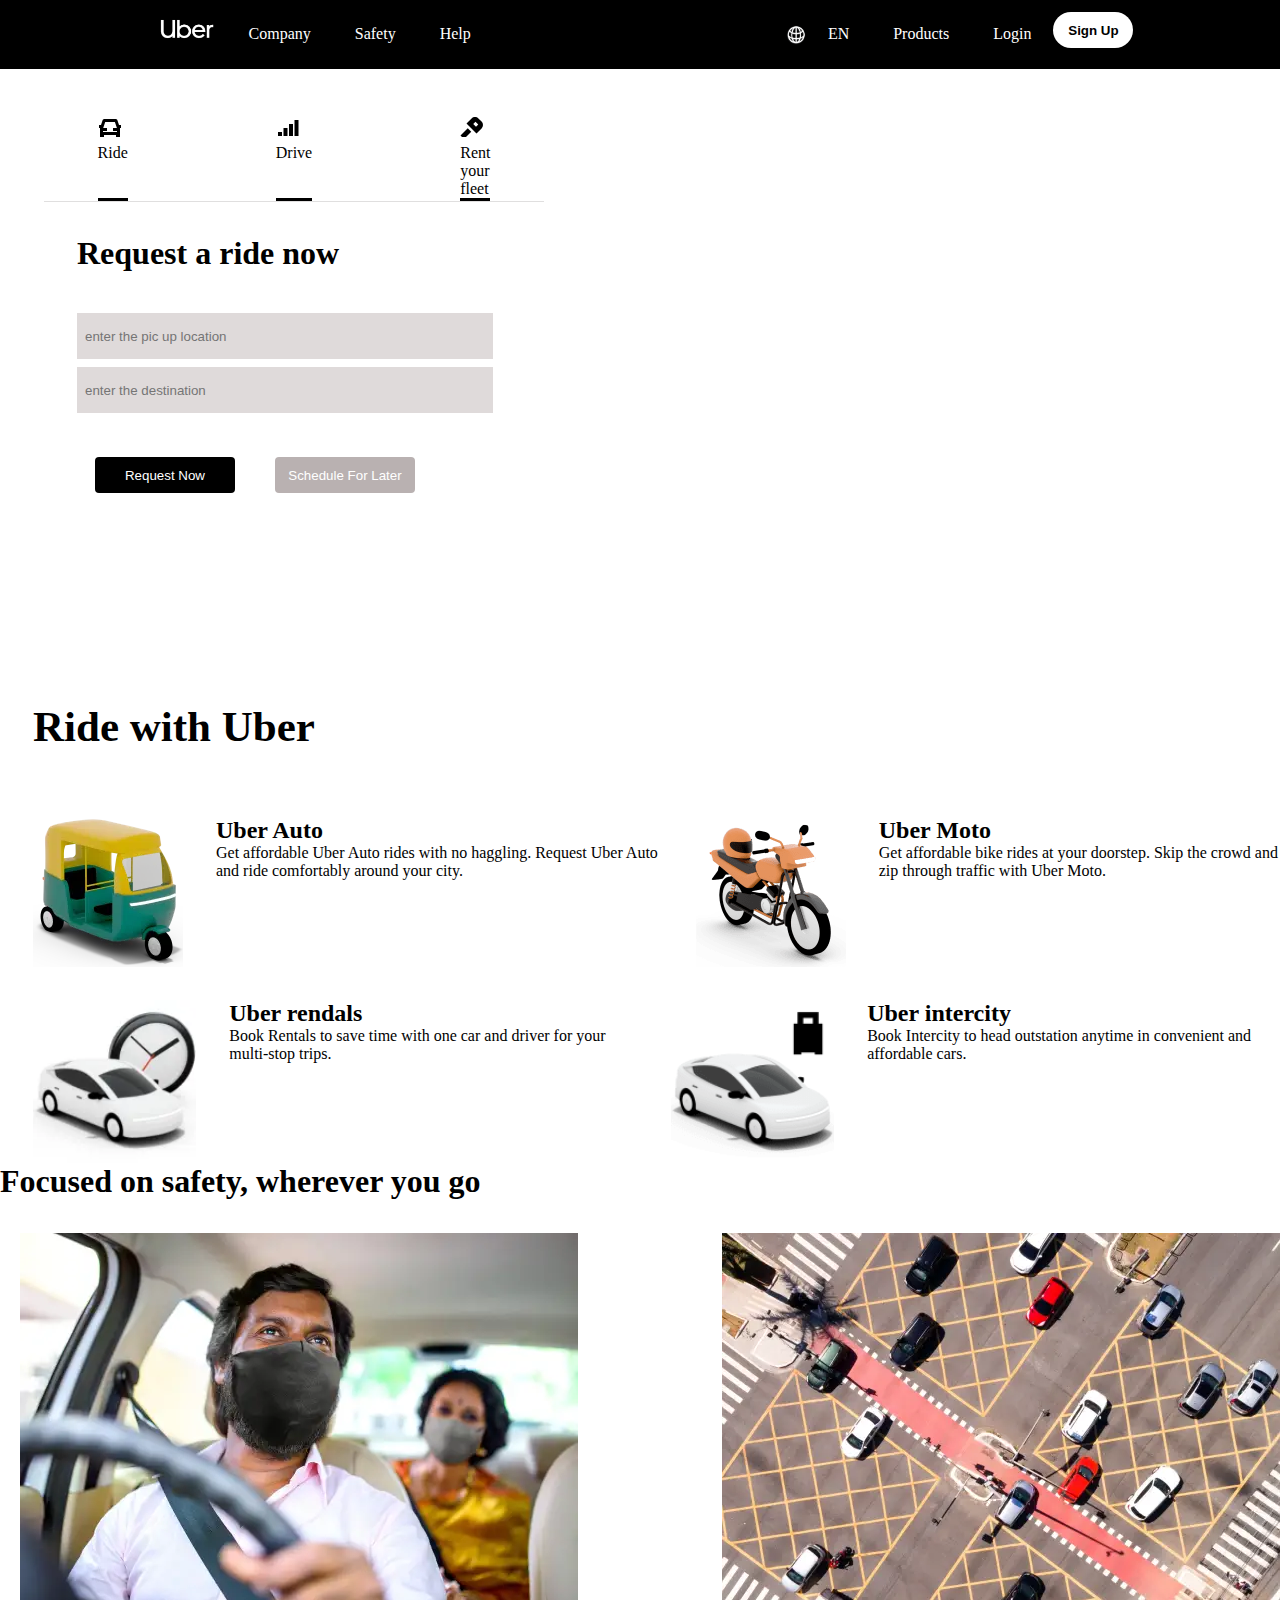
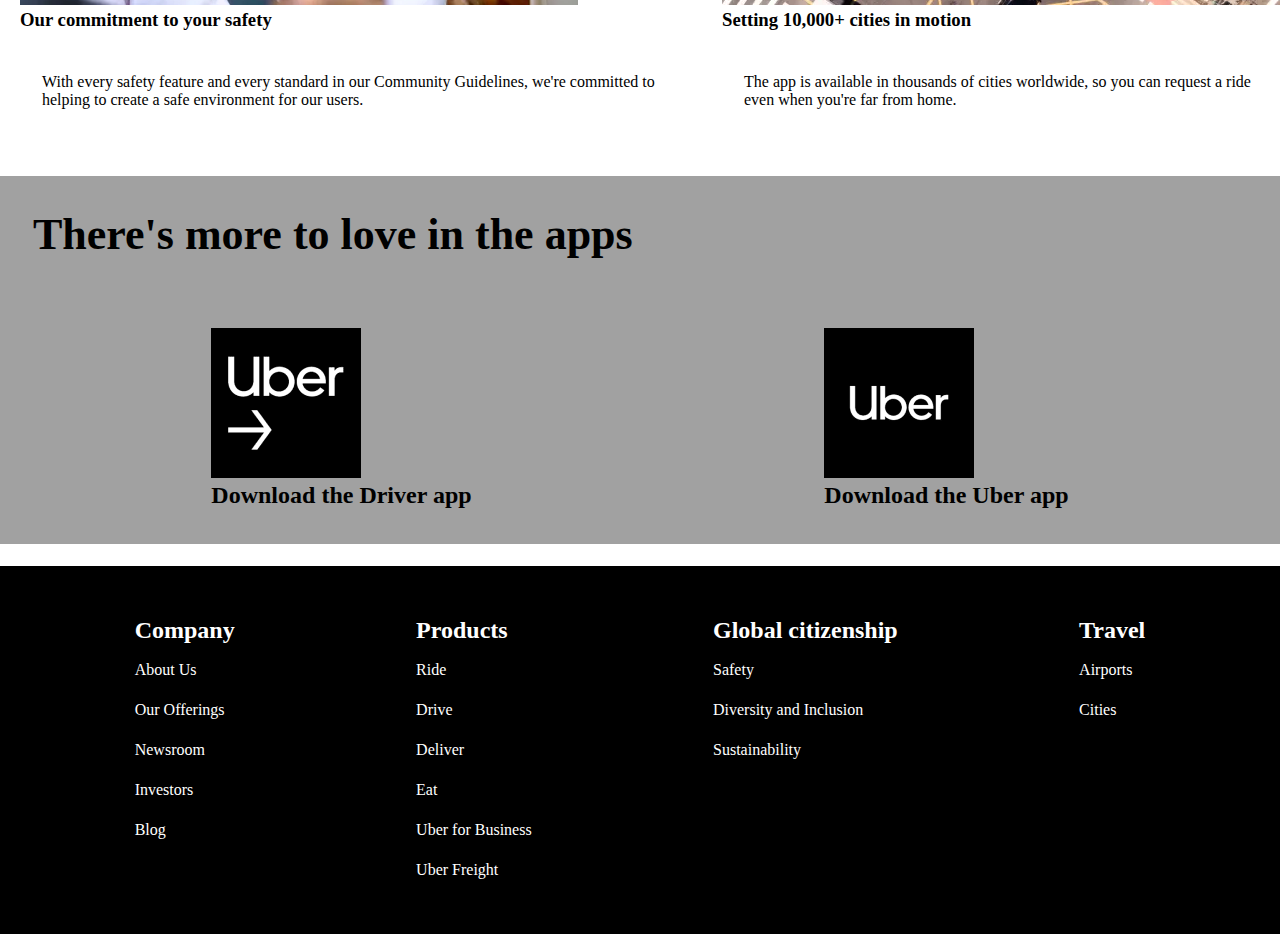
<file: index.html>
<!DOCTYPE html>
<html>
    <head>
        <title>UBER CLONE</title>
        <link rel="stylesheet" href="UBER.css">
        
    </head>
    <body>
        <nav>
            <div class="left">
                <img src="uber-imgs/Rider-App-logo.webp" alt="">
                <p>Company</p>
                <p>Safety</p>
                <p>Help</p>
            </div>
            <div class="right">
               <img src="uber-imgs/white-globe new.jpg " class="gbl" > <p>EN</p>
                <p>Products</p>
                <p>Login</p>
                <button>Sign Up</button>
            </div>
        </nav>
        <div class="card">
<br>
<br>
<div class="main">

    <div class="icon">
                
        <div class="car">
            <i><img src="uber-imgs/car-front-outlined.svg"></i>
             </p>Ride</p>
        </div>

        <div class="car">
            <i><img src="uber-imgs/Earn-filled.svg"></i>
             </p>Drive</p>
            
        </div>

        <div class="car">
            <img src="uber-imgs/keys_car_filled.svg" alt="">
             </p>Rent your fleet</p>
             
        </div>



    </div>
    <h1>Request a ride now</h1>
    <input type="text" placeholder="enter the pic up location">
    <input type="text" placeholder="enter the destination">

    <div class="btn">
        <button class="fr">Request Now</button>
        <button class="scd">Schedule For Later</button>
    </div>



</div>


            </div>
            
        <div class="ride">
            <div class="head">
 <h1>
        Ride with Uber
    </h1>
<div class="uber">
   

                <div class="auto">
                    <img src="uber-imgs/Auto-150X150p4x.webp" >
                   <div>
                   <h2>Uber Auto</h2>
                   <p>Get affordable Uber Auto rides with no haggling.
                     Request Uber Auto and ride comfortably around your&nbsp;city.</p>
                    </div>
                </div>

                    

               
                    <div class="auto">
                        <img src="uber-imgs/Moto-150X150p4x.webp" alt="">
                        <div>
                       <h2>Uber Moto</h2>
                       <p>Get affordable bike rides at your doorstep. 
                        Skip the crowd and zip through traffic with Uber&nbsp;Moto.</p>
                        </div>
                    </div>
                    </div>

                    <div class="uber">
                        <div class="auto">
                            <img src="uber-imgs/uber-hourly.webp" alt="">
                          <div>
                           <h2>Uber rendals</h2>
                           <p>
                            Book Rentals to save time with one car and driver for your multi-stop&nbsp;trips.
                        </p>
                            </div>
                        </div>
                       

                        
                            <div class="auto">
                                <img src="uber-imgs/Intercity-150X150p4x.webp" alt="">
                               <div>
                               <h2>Uber intercity</h2>
                               <p>
                                Book Intercity to head outstation anytime in convenient and affordable&nbsp;cars.
                            </p>
                                </div>
                        </div>
                 </div>
                 </div>


    <div class="head"> </div>
        <h1>Focused on safety, wherever you go</h1>
   
       <div class="safe">
        <div class="img">
         <img src="uber-imgs/Safety_Home_Img2x.webp" >
         <h3>Our commitment to your safety</h3>
         <p>
            With every safety feature and every standard in our Community Guidelines,
            we're committed to helping to create a safe environment for our users.
        </p>
        </div>

        <div class="img">
            <img src="uber-imgs/Cities_Home_Img2x.webp" alt="">
            <h3>Setting 10,000+ cities in motion</h3>
            <p>
                The app is available in thousands of cities worldwide,
                 so you can request a ride even when you&#39;re far from home.

            </p>
           </div>
        </div>

           
<div class="app">
    <h1>There's more to love in the apps</h1>
    <div class="down">
        <div class="imgs">
            <img src="uber-imgs/Driver-App-logo.webp" alt="">
             <h2>Download the Driver app</h2>
       </div>

       <div class="imgs">
        <img src="uber-imgs/Rider-App-logo.webp" alt="">
         <h2>Download the Uber app</h2>
   </div>
</div>
</div>


<div class="footer">

   
    <div class="list">
        
        <h2>Company</h2>
        <p>About Us</p>
        <p>Our Offerings</p>
        <p>Newsroom</p>
        <p>Investors</p>
        <p>Blog</p>
       
    </div>

    <div class="list">
        <h2>Products</h2>
        <p>Ride</p>
        <p> Drive</p>
        <p> Deliver</p>
        <p>  Eat</p>
        <p> Uber for Business</p>
        <p>Uber Freight</p>
        

    </div>

    <div class="list">
        <h2>Global citizenship </h2>
        <p>Safety </p>
        <p>Diversity and Inclusion</p>
        <p>Sustainability</p>
       

    </div>

    <div class="list">
        <h2>Travel </h2>
        <p>Airports</p>
        <p>Cities</p>
      

    </div>
</div>
</body>
</html>
</file>
<file: UBER.css>
*{
    margin: 0%;
    padding: 0%;
}
nav{
    display: flex;
    justify-content: center;
    justify-content: space-around;
    background-color: black;
    color: white;
    
}
nav .right{
    display: flex;
    cursor: pointer;
}
nav .left{
    display: flex;
    cursor: pointer;
}
.left img{ 
    margin-top: -11px;
    width: 100%;
    height: 80px;
   
}
.left p{
    margin-inline: 22px;
    margin-top: 25px;

}
.right p{
    margin-inline: 22px;
    margin-top: 25px;

}
.right i{
    margin-top: 22px;
    font-size: 22px;
}
.right button{
    width: 80px;
    height: 36px;
    background: #fff;
    color: black;
    font-weight: 600;
    border: none;
    border-radius: 22px;
    margin-top: 12px;

}
.right button:hover{
background:transparent;
color: white;
border: 2px solid white;

}
.card {
    background-image:url(https://www.uber-assets.com/image/upload/f_auto,q_auto:eco,c_fill,w_1098,h_618/v1613521717/assets/7a/fd8982-6884-49b9-bb5f-28e6ff2cc0e8/original/Rider_Home_bg_tablet.png) ;
    background-repeat: no-repeat;
    background-size:cover;
    height: 600px;


    
}
.main{
    width: 500px;
    height: 480px;
    margin-left: 44px;
    background-color: #fff;
    
   

}
.main .icon{
    display: flex;
    justify-content: center;
    border-bottom: 1px solid rgb(224, 223, 223);


}
.main .icon .car{
    margin-inline: 74px;
    margin-top: 11px;
    border-bottom: 3px solid black;
}
.icon .car i{
    font-size: 50%;


}
.card h1{
    padding: 33px;
    

}
.card input{
    width: 400px;
    height: 30px;
    background-color: rgb(223, 218, 218);
    margin-top: 8px;
    padding: 8px;
    margin-top: 8px;
    border: none;
    margin-left: 33px;

}


.card .btn{
    margin-left: 33px;
    margin-top: 44px;

}
.card .btn .fr{
      width: 140px;
      height: 36px;
      background-color: black;
      color: white;
      border: none;
      border-radius: 4px;
      margin-inline: 18px;
      

}

.card .btn button{
    width: 140px;
    height: 36px;
    background-color: rgb(185, 177, 177);
    color: rgb(255, 255, 255);
    border: none;
    border-radius: 4px;
    margin-inline: 18px;
}

.head h1{
    padding: 33px;
    font-size: 43px;

}
.ride .uber{
    display: flex;
    justify-content: center;
    justify-content: space-around;

}
.uber .auto{
    display: flex;
    margin-top: 33px;
}
.uber .auto img{
    margin-inline: 33px;
    width: 30%;

}
.safe {
    display: flex;
    justify-content: center;
    justify-content: space-around;
    margin-top: 33px;
    margin-left: 20px;
  
}
.safe p{

        margin-top: 20px;
        margin-bottom: 45px;
        padding: 22px;
    
}
.app{
    background: #a1a1a1;
}
.app h1{
    padding: 33px;
    font-size: 44px;
}

.app .down{
    display: flex;
    justify-content: center;
    justify-content: space-around;
    padding: 35px;

}
.footer{
    display: flex;
    justify-content: center;
    justify-content: space-around;
    background: #000;
    color: #fff;
    padding: 44px;
    margin-top: 22px;
}
.driver-app:hover{
    background:white;
    color: white;
    border: 3px solid rgb(40, 36, 36);    

}
.client-app:hover{
    background:white;
    color: white;
    border: 3px solid rgb(116, 19, 19);    

}
.card .btn .fr:hover{
    background: #3c3838;
   


}
.card .btn .scd:hover{
    background: #685f5f;
}
.gbl{
    height: 20px;
    width: 20px;
    margin-top: 25px;
}
.list{
    line-height: 40px;
}
.footer h3{
    padding-bottom: 2px;
    margin-bottom: 0;
    margin-top: 0;
    position: relative;
}
</file>
